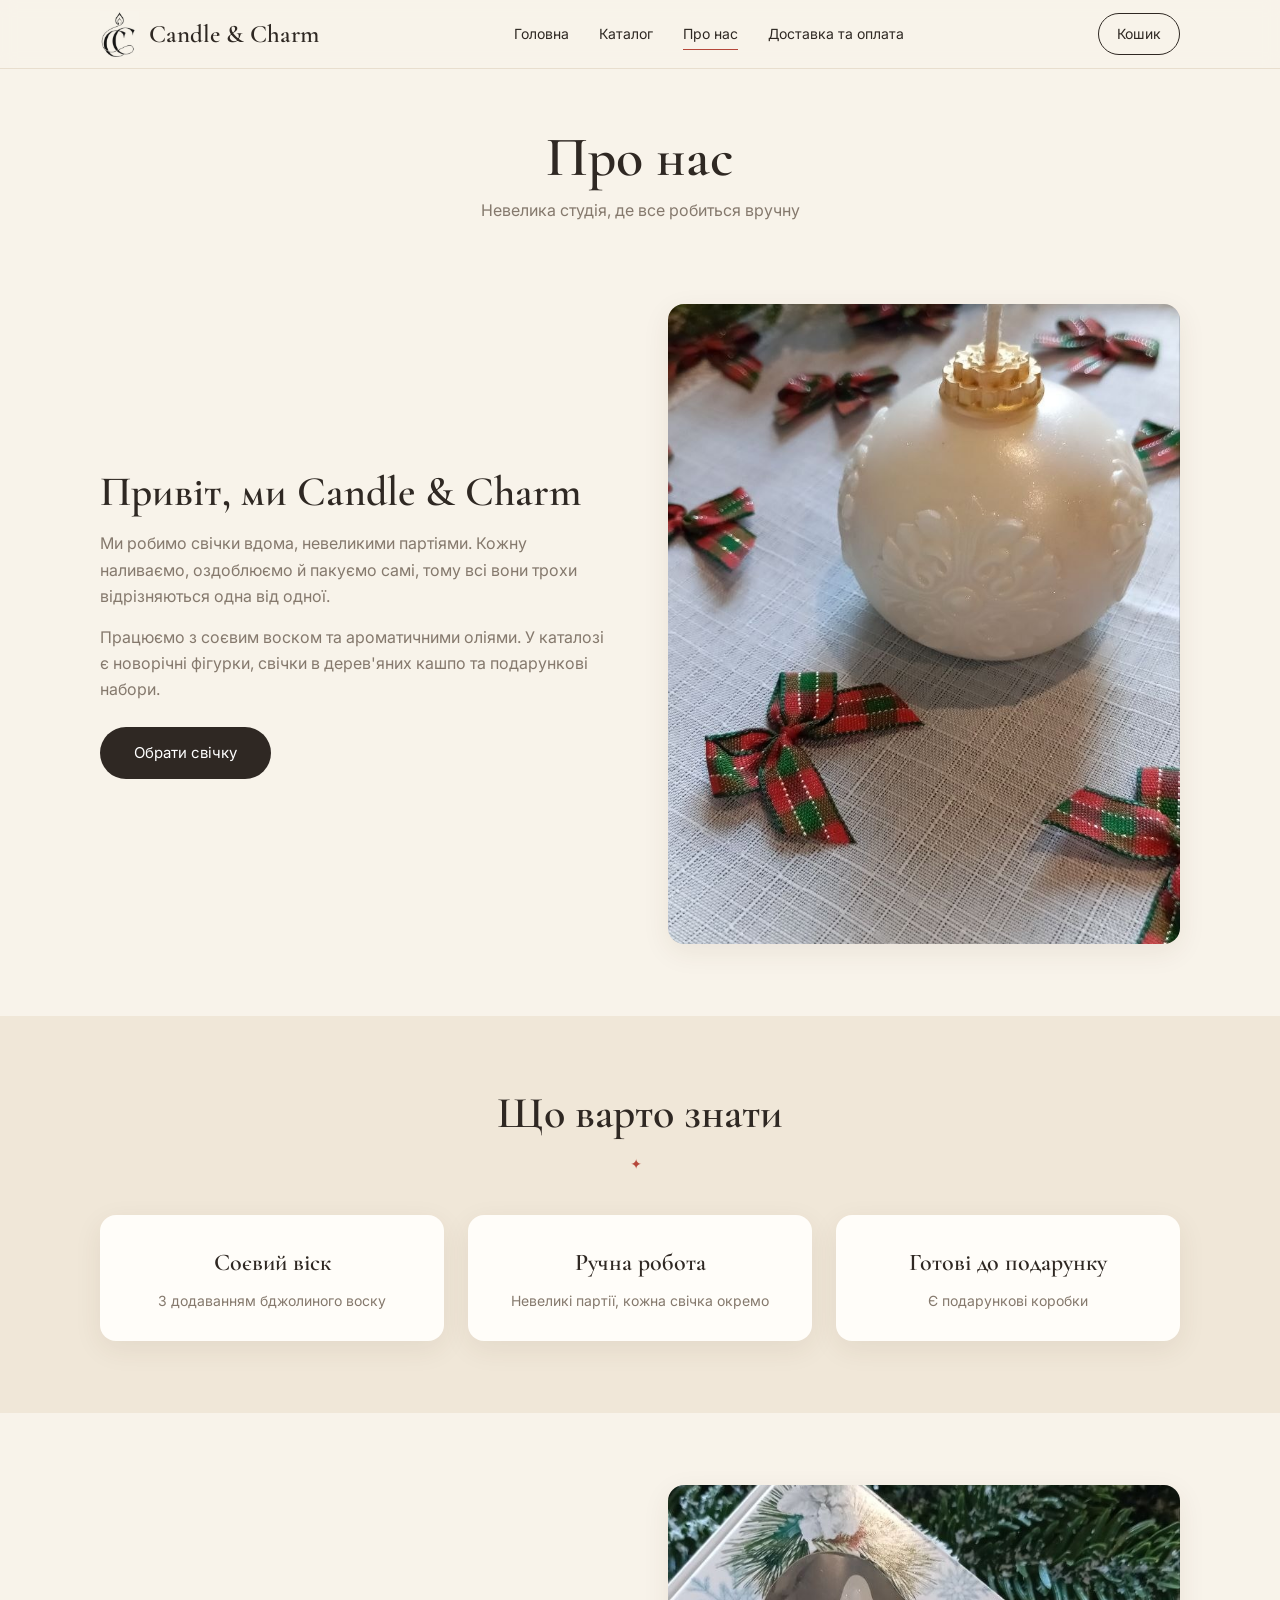
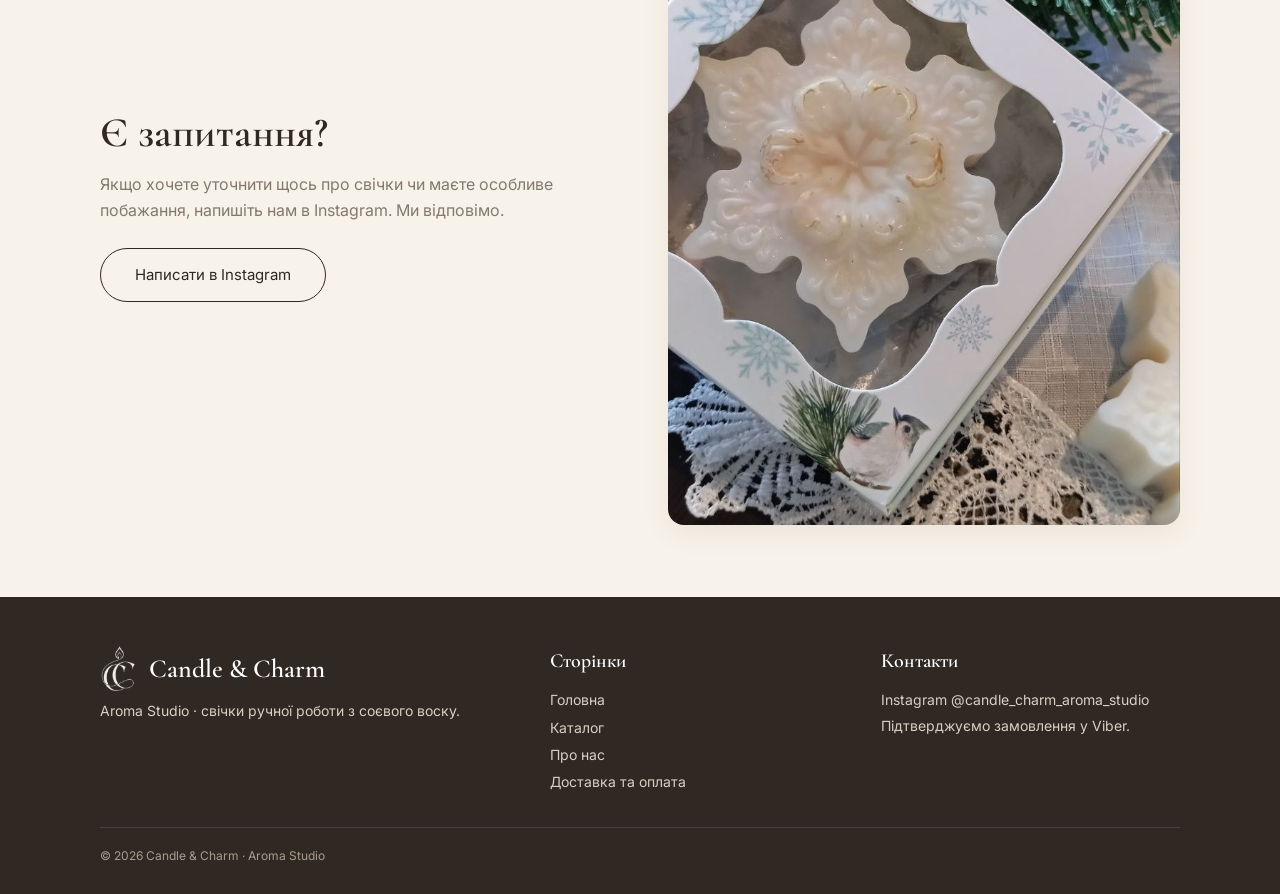
<file: about.html>
<!doctype html>
<html lang="uk">
<head>
<meta charset="utf-8">
<meta name="viewport" content="width=device-width, initial-scale=1">
<title>Про нас | Candle & Charm</title>
<link rel="icon" href="img/mark.png">
<link rel="preconnect" href="https://fonts.googleapis.com">
<link href="https://fonts.googleapis.com/css2?family=Cormorant+Garamond:wght@500;600&family=Inter:wght@400;500&display=swap" rel="stylesheet">
<link rel="stylesheet" href="style.css">
</head>
<body>
<script src="layout.js"></script>

<main>
  <div class="wrap page-title">
    <h1>Про нас</h1>
    <p>Невелика студія, де все робиться вручну</p>
  </div>

  <section>
    <div class="wrap split">
      <div>
        <h2>Привіт, ми Candle &amp; Charm</h2>
        <p>Ми робимо свічки вдома, невеликими партіями. Кожну наливаємо, оздоблюємо й пакуємо самі, тому всі вони трохи відрізняються одна від одної.</p>
        <p>Працюємо з соєвим воском та ароматичними оліями. У каталозі є новорічні фігурки, свічки в дерев'яних кашпо та подарункові набори.</p>
        <a href="shop.html" class="btn">Обрати свічку</a>
      </div>
      <div class="pic"><img src="img/3.jpg" alt="Свічка-куля з рельєфним візерунком і золотим декором"></div>
    </div>
  </section>

  <section class="tint">
    <div class="wrap">
      <div class="head"><h2>Що варто знати</h2></div>
      <div class="perks">
        <div class="perk"><b>Соєвий віск</b><span>З додаванням бджолиного воску</span></div>
        <div class="perk"><b>Ручна робота</b><span>Невеликі партії, кожна свічка окремо</span></div>
        <div class="perk"><b>Готові до подарунку</b><span>Є подарункові коробки</span></div>
      </div>
    </div>
  </section>

  <section>
    <div class="wrap split flip">
      <div class="pic"><img src="img/4.jpg" alt="Подарункова коробка зі свічкою-сніжинкою" loading="lazy"></div>
      <div>
        <h2>Є запитання?</h2>
        <p>Якщо хочете уточнити щось про свічки чи маєте особливе побажання, напишіть нам в Instagram. Ми відповімо.</p>
        <a href="https://www.instagram.com/candle_charm_aroma_studio/" target="_blank" rel="noopener" class="btn ghost">Написати в Instagram</a>
      </div>
    </div>
  </section>
</main>
</body>
</html>
</file>
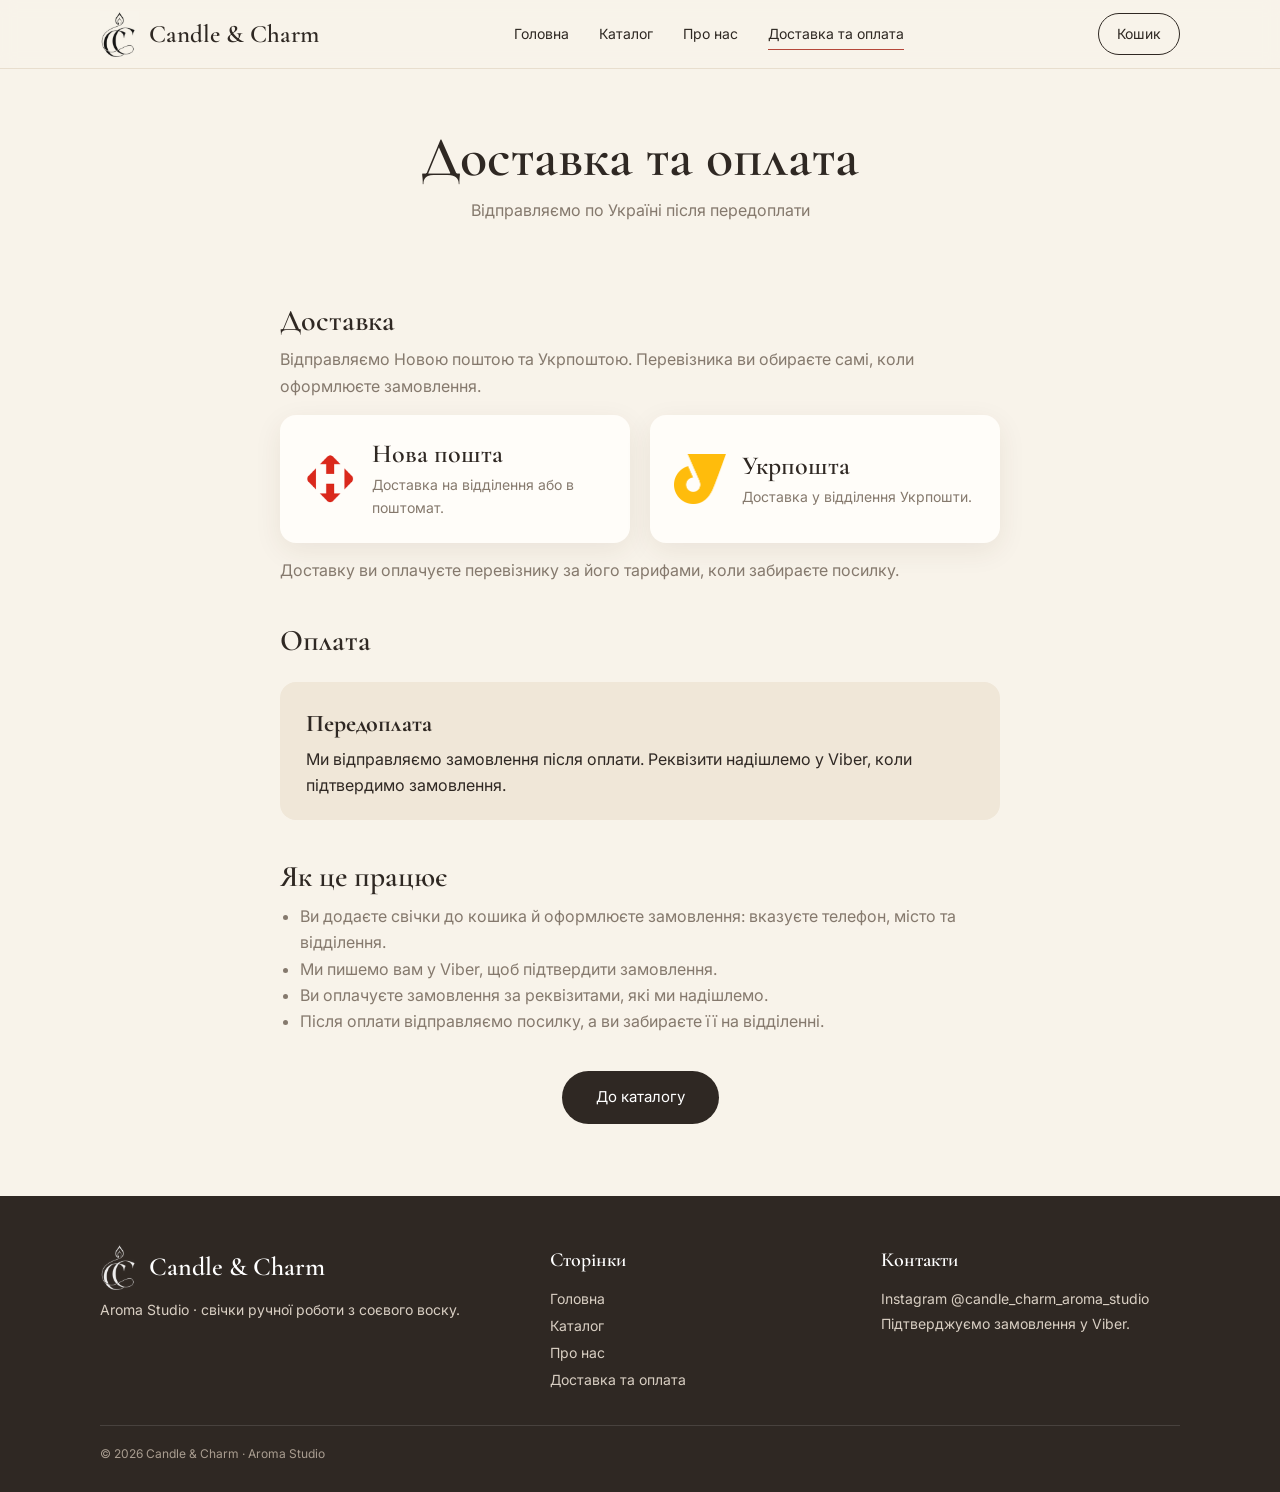
<file: delivery.html>
<!doctype html>
<html lang="uk">
<head>
<meta charset="utf-8">
<meta name="viewport" content="width=device-width, initial-scale=1">
<title>Доставка та оплата | Candle & Charm</title>
<link rel="icon" href="img/mark.png">
<link rel="preconnect" href="https://fonts.googleapis.com">
<link href="https://fonts.googleapis.com/css2?family=Cormorant+Garamond:wght@500;600&family=Inter:wght@400;500&display=swap" rel="stylesheet">
<link rel="stylesheet" href="style.css">
</head>
<body>
<script src="layout.js"></script>

<main>
  <div class="wrap page-title">
    <h1>Доставка та оплата</h1>
    <p>Відправляємо по Україні після передоплати</p>
  </div>

  <section>
    <div class="wrap text-page">
      <h2 style="margin-top:0">Доставка</h2>
      <p>Відправляємо Новою поштою та Укрпоштою. Перевізника ви обираєте самі, коли оформлюєте замовлення.</p>
      <div class="carriers">
        <div class="carrier-card"><img class="ico" src="img/nova.png" alt=""><div><h3>Нова пошта</h3><p>Доставка на відділення або в поштомат.</p></div></div>
        <div class="carrier-card"><img class="ico" src="img/ukr.png" alt=""><div><h3>Укрпошта</h3><p>Доставка у відділення Укрпошти.</p></div></div>
      </div>
      <p style="margin-top:14px">Доставку ви оплачуєте перевізнику за його тарифами, коли забираєте посилку.</p>

      <h2>Оплата</h2>
      <div class="callout">
        <b>Передоплата</b>
        Ми відправляємо замовлення після оплати. Реквізити надішлемо у Viber, коли підтвердимо замовлення.
      </div>

      <h2>Як це працює</h2>
      <ul>
        <li>Ви додаєте свічки до кошика й оформлюєте замовлення: вказуєте телефон, місто та відділення.</li>
        <li>Ми пишемо вам у Viber, щоб підтвердити замовлення.</li>
        <li>Ви оплачуєте замовлення за реквізитами, які ми надішлемо.</li>
        <li>Після оплати відправляємо посилку, а ви забираєте її на відділенні.</li>
      </ul>

      <div class="center"><a href="shop.html" class="btn">До каталогу</a></div>
    </div>
  </section>
</main>
</body>
</html>
</file>
<file: style.css>
:root {
  --bg: #f8f3ea;
  --paper: #fffdf9;
  --tint: #f0e7d8;
  --text: #2f2823;
  --muted: #85796d;
  --accent: #b5473a;
  --accent-d: #9a3a2f;
  --line: #e8dece;
  --radius: 16px;
  --shadow: 0 8px 28px rgba(80, 55, 30, .08);
}
* { box-sizing: border-box; margin: 0; padding: 0; }
html { scroll-behavior: smooth; }
body { background: var(--bg); color: var(--text); font-family: Inter, system-ui, sans-serif; line-height: 1.65; -webkit-font-smoothing: antialiased; }
img { display: block; width: 100%; height: 100%; object-fit: cover; }
a { color: inherit; text-decoration: none; }
h1, h2, h3, .logo { font-family: "Cormorant Garamond", serif; font-weight: 600; line-height: 1.15; }
.wrap { max-width: 1120px; margin: 0 auto; padding: 0 20px; }
.hidden { display: none !important; }
button:disabled { opacity: .5; cursor: default; }

/* ---------- header ---------- */
.site-header { background: rgba(248, 243, 234, .92); backdrop-filter: blur(8px); border-bottom: 1px solid var(--line); position: sticky; top: 0; z-index: 10; }
.site-header .wrap { display: flex; align-items: center; justify-content: space-between; height: 68px; gap: 16px; }
.logo { display: flex; align-items: center; gap: 10px; font-size: 25px; white-space: nowrap; }
.logo img { width: auto; height: 46px; mix-blend-mode: multiply; }
.nav { display: flex; gap: 30px; font-size: 14px; }
.nav a { padding: 4px 0; border-bottom: 1px solid transparent; transition: color .2s, border-color .2s; }
.nav a:hover { color: var(--accent); }
.nav a.on { border-color: var(--accent); }
.cart-link { display: inline-flex; align-items: center; gap: 8px; border: 1px solid var(--text); border-radius: 999px; padding: 8px 18px; font-size: 14px; transition: background .2s, color .2s; white-space: nowrap; }
.cart-link:hover { background: var(--text); color: #fff; }
.cart-link .n { background: var(--accent); color: #fff; border-radius: 999px; font-size: 11px; padding: 1px 8px; }
.cart-link .n:empty, .cart-link .n[data-n="0"] { display: none; }

/* ---------- buttons ---------- */
.btn { display: inline-block; background: var(--text); color: #fff; padding: 14px 34px; border-radius: 999px; font: inherit; font-size: 15px; border: 0; cursor: pointer; transition: background .2s, transform .15s; text-align: center; }
.btn:hover { background: var(--accent); }
.btn:active { transform: scale(.98); }
.btn.ghost { background: none; color: var(--text); border: 1px solid var(--text); }
.btn.ghost:hover { background: var(--text); color: #fff; }
.btn.block { display: block; width: 100%; }

/* ---------- sections ---------- */
section { padding: 72px 0; }
.tint { background: var(--tint); }
.head { text-align: center; margin-bottom: 40px; }
.head h2 { font-size: clamp(32px, 5vw, 44px); }
.head p { color: var(--muted); margin-top: 6px; }
.head::after { content: "✦"; display: block; color: var(--accent); font-size: 14px; margin-top: 14px; letter-spacing: 8px; }
.page-title { padding: 56px 0 8px; text-align: center; }
.page-title h1 { font-size: clamp(38px, 6vw, 56px); }
.page-title p { color: var(--muted); margin-top: 8px; }
.center { text-align: center; margin-top: 36px; }

/* ---------- hero ---------- */
.hero { display: grid; grid-template-columns: 1.05fr .95fr; gap: 56px; align-items: center; padding: 64px 0 72px; }
.hero small { text-transform: uppercase; letter-spacing: 3px; font-size: 12px; color: var(--accent); }
.hero h1 { font-size: clamp(42px, 6.5vw, 70px); margin: 14px 0 20px; }
.hero p { color: var(--muted); max-width: 440px; margin-bottom: 30px; font-size: 17px; }
.hero .btns { display: flex; gap: 12px; flex-wrap: wrap; }
.hero-img { aspect-ratio: 4/5; overflow: hidden; border-radius: 220px 220px var(--radius) var(--radius); box-shadow: var(--shadow); }

/* ---------- product cards ---------- */
.grid { display: grid; grid-template-columns: repeat(4, 1fr); gap: 26px; }
.card { display: flex; flex-direction: column; background: var(--paper); border-radius: var(--radius); overflow: hidden; box-shadow: var(--shadow); transition: transform .25s; }
.card:hover { transform: translateY(-3px); }
.card .img { position: relative; aspect-ratio: 3/4; overflow: hidden; background: var(--line); }
.card .img img { transition: transform .5s; }
.card:hover .img img { transform: scale(1.04); }
.card .img img.alt { position: absolute; inset: 0; opacity: 0; transition: opacity .4s; }
.card:hover .img img.alt { opacity: 1; transform: none; }
.card .body { display: flex; flex-direction: column; flex: 1; padding: 16px 18px 18px; }
.card h3 { font-size: 23px; }
.card .desc { font-size: 13px; color: var(--muted); margin-top: 2px; }
.card .meta { font-size: 12px; color: var(--muted); margin-top: 8px; border-top: 1px solid var(--line); padding-top: 8px; line-height: 1.5; }
.card .meta b { font-weight: 500; color: var(--text); }
.card .row { display: flex; justify-content: space-between; align-items: center; margin-top: auto; padding-top: 14px; }
.card .price { font-weight: 500; font-size: 17px; }
.card .order { background: none; border: 1px solid var(--text); border-radius: 999px; padding: 7px 16px; font: inherit; font-size: 13px; cursor: pointer; transition: all .2s; }
.card .order:hover { background: var(--text); color: #fff; }
.card .order.added { background: var(--accent); border-color: var(--accent); color: #fff; }
.filters { display: flex; flex-wrap: wrap; justify-content: center; gap: 8px; margin-bottom: 32px; }
.chip { background: var(--paper); border: 1px solid var(--line); padding: 8px 20px; font: inherit; font-size: 13px; cursor: pointer; border-radius: 999px; color: var(--text); }
.chip:hover { border-color: var(--text); }
.chip.on { background: var(--text); color: #fff; border-color: var(--text); }
.state { text-align: center; color: var(--muted); grid-column: 1 / -1; padding: 40px 0; }

/* ---------- steps / info cards ---------- */
.steps { display: grid; grid-template-columns: repeat(3, 1fr); gap: 24px; counter-reset: s; }
.step { background: var(--paper); border-radius: var(--radius); padding: 28px 26px; box-shadow: var(--shadow); }
.step::before { counter-increment: s; content: counter(s); display: grid; place-items: center; width: 38px; height: 38px; border-radius: 50%; background: var(--tint); color: var(--accent); font-family: "Cormorant Garamond", serif; font-size: 22px; font-weight: 600; margin-bottom: 14px; }
.step h3 { font-size: 24px; margin-bottom: 4px; }
.step p { color: var(--muted); font-size: 14px; }
.tint .step { background: var(--paper); }

.split { display: grid; grid-template-columns: 1fr 1fr; gap: 56px; align-items: center; }
.split.flip .pic { order: 2; }
.pic { aspect-ratio: 4/5; border-radius: var(--radius); overflow: hidden; box-shadow: var(--shadow); }
.split h2 { font-size: clamp(32px, 4.5vw, 42px); margin-bottom: 14px; }
.split p { color: var(--muted); margin-bottom: 14px; }
.split .btn { margin-top: 10px; }

.perks { display: grid; grid-template-columns: repeat(3, 1fr); gap: 24px; }
.perk { background: var(--paper); border-radius: var(--radius); padding: 28px 26px; box-shadow: var(--shadow); text-align: center; }
.perk b { display: block; font-family: "Cormorant Garamond", serif; font-size: 24px; font-weight: 600; margin-bottom: 4px; }
.perk span { font-size: 14px; color: var(--muted); }

.cta { text-align: center; }
.cta h2 { font-size: clamp(32px, 5vw, 44px); margin-bottom: 10px; }
.cta p { color: var(--muted); margin-bottom: 24px; }

.text-page { max-width: 760px; margin: 0 auto; }
.text-page h2 { font-size: 30px; margin: 40px 0 8px; }
.text-page p, .text-page li { color: var(--muted); }
.text-page ul { padding-left: 20px; }
.carriers { display: grid; grid-template-columns: 1fr 1fr; gap: 20px; margin-top: 16px; }
.carrier-card { display: flex; align-items: center; gap: 16px; background: var(--paper); border-radius: var(--radius); padding: 24px; box-shadow: var(--shadow); }
.carrier-card .ico { width: 52px; height: 52px; flex: none; object-fit: contain; mix-blend-mode: multiply; }
.carrier-card h3 { font-size: 26px; margin-bottom: 4px; }
.carrier-card p { font-size: 14px; }
.callout { background: var(--tint); border-radius: var(--radius); padding: 22px 26px; margin-top: 24px; }
.callout b { display: block; font-family: "Cormorant Garamond", serif; font-size: 24px; margin-bottom: 2px; }

/* ---------- checkout ---------- */
.checkout { display: grid; grid-template-columns: 1.15fr .85fr; gap: 36px; align-items: start; padding: 24px 0 80px; }
.panel { background: var(--paper); border-radius: var(--radius); padding: 28px; box-shadow: var(--shadow); }
.panel + .panel { margin-top: 20px; }
.panel h2 { font-size: 28px; margin-bottom: 4px; }
.panel .lead { color: var(--muted); font-size: 14px; margin-bottom: 8px; }
.field label { display: block; font-size: 13px; color: var(--muted); margin: 16px 0 5px; }
.field input, .field textarea { width: 100%; font: inherit; font-size: 15px; padding: 12px 14px; border: 1px solid var(--line); border-radius: 12px; background: #fff; color: var(--text); }
.field input:focus, .field textarea:focus { outline: 2px solid var(--accent); outline-offset: -1px; }
.field .bad { border-color: var(--accent); }
.carrier-pick { display: grid; grid-template-columns: 1fr 1fr; gap: 12px; margin-top: 12px; }
.carrier-pick label { position: relative; display: block; cursor: pointer; margin: 0; }
.carrier-pick input { position: absolute; opacity: 0; }
.carrier-pick span { display: flex; align-items: center; gap: 12px; border: 1.5px solid var(--line); border-radius: 12px; padding: 14px 16px; background: #fff; transition: all .2s; }
.carrier-pick .ico { width: 40px; height: 40px; flex: none; object-fit: contain; mix-blend-mode: multiply; }
.carrier-pick em { font-style: normal; }
.carrier-pick b { display: block; font-weight: 500; color: var(--text); }
.carrier-pick small { color: var(--muted); font-size: 12px; }
.carrier-pick input:checked + span { border-color: var(--accent); background: #fdf3ef; box-shadow: 0 0 0 1px var(--accent); }
.carrier-pick input:focus-visible + span { outline: 2px solid var(--accent); outline-offset: 2px; }
.pay-note { display: flex; gap: 10px; align-items: flex-start; background: var(--tint); border-radius: 12px; padding: 12px 14px; font-size: 14px; margin-top: 16px; }
.summary { position: sticky; top: 92px; }
.it { display: grid; grid-template-columns: 64px 1fr auto; gap: 14px; padding: 14px 0; border-bottom: 1px solid var(--line); align-items: center; }
.it:first-child { padding-top: 4px; }
.it .th { width: 64px; height: 80px; overflow: hidden; border-radius: 10px; background: var(--line); }
.it b { font-weight: 500; display: block; line-height: 1.3; }
.it small { color: var(--muted); }
.qty { display: inline-flex; align-items: center; gap: 10px; margin-top: 6px; }
.qty button { width: 28px; height: 28px; border: 1px solid var(--line); border-radius: 50%; background: none; cursor: pointer; font-size: 15px; }
.qty button:hover { border-color: var(--text); }
.rm { background: none; border: 0; color: var(--muted); cursor: pointer; font-size: 12px; text-decoration: underline; }
.total { display: flex; justify-content: space-between; font-size: 20px; margin: 18px 0 4px; }
.total-sub { font-size: 13px; color: var(--muted); margin-bottom: 18px; }
.note { font-size: 13px; color: var(--muted); margin-top: 12px; text-align: center; min-height: 20px; }
.note.err { color: var(--accent); }
.empty { text-align: center; padding: 80px 0; }
.empty h2 { font-size: 34px; margin-bottom: 8px; }
.empty p { color: var(--muted); margin-bottom: 22px; }

/* ---------- success screen ---------- */
.done { position: fixed; inset: 0; z-index: 50; background: var(--bg); display: flex; flex-direction: column; align-items: center; justify-content: center; text-align: center; padding: 32px; animation: fade .4s; }
.done img.mark { width: auto; height: 96px; mix-blend-mode: multiply; margin-bottom: 20px; }
.done h2 { font-size: clamp(36px, 6vw, 56px); margin-bottom: 14px; }
.done p { color: var(--muted); max-width: 460px; margin-bottom: 8px; font-size: 17px; }
.done .small { font-size: 14px; margin-bottom: 30px; }
@keyframes fade { from { opacity: 0; } to { opacity: 1; } }

/* ---------- footer ---------- */
.site-footer { background: var(--text); color: #d9cfc3; padding: 48px 0 28px; font-size: 14px; }
.site-footer .cols { display: grid; grid-template-columns: 1.4fr 1fr 1fr; gap: 32px; }
.site-footer .logo { color: #fff; font-size: 26px; margin-bottom: 8px; }
.site-footer .logo img { filter: invert(1); mix-blend-mode: screen; }
.site-footer h4 { font-family: "Cormorant Garamond", serif; font-size: 20px; color: #fff; margin-bottom: 8px; font-weight: 600; }
.site-footer a { display: block; padding: 2px 0; }
.site-footer a:hover { color: #fff; }
.site-footer .copy { border-top: 1px solid rgba(255,255,255,.12); margin-top: 32px; padding-top: 18px; font-size: 12px; color: #a99d90; }

@media (max-width: 900px) {
  .grid { grid-template-columns: repeat(2, 1fr); }
  .hero, .split { grid-template-columns: 1fr; gap: 32px; }
  .hero { padding: 36px 0 48px; }
  .hero-img { order: -1; max-width: 420px; margin: 0 auto; width: 100%; }
  .split.flip .pic { order: 0; }
  .pic { max-width: 420px; margin: 0 auto; width: 100%; }
  .steps, .perks { grid-template-columns: 1fr; }
  .checkout { grid-template-columns: 1fr; }
  .summary { position: static; }
  section { padding: 52px 0; }
  .site-header .wrap { flex-wrap: wrap; height: auto; padding-top: 10px; padding-bottom: 8px; }
  .nav { order: 3; width: 100%; justify-content: center; gap: 22px; font-size: 13px; padding-bottom: 4px; }
  .site-footer .cols { grid-template-columns: 1fr; }
}
@media (max-width: 520px) {
  .grid { gap: 14px; }
  .card .body { padding: 12px 12px 14px; }
  .card h3 { font-size: 19px; }
  .card .order { padding: 6px 12px; }
  .carriers, .carrier-pick { grid-template-columns: 1fr; }
  .panel { padding: 22px 18px; }
  .nav { gap: 14px; }
}
</file>
